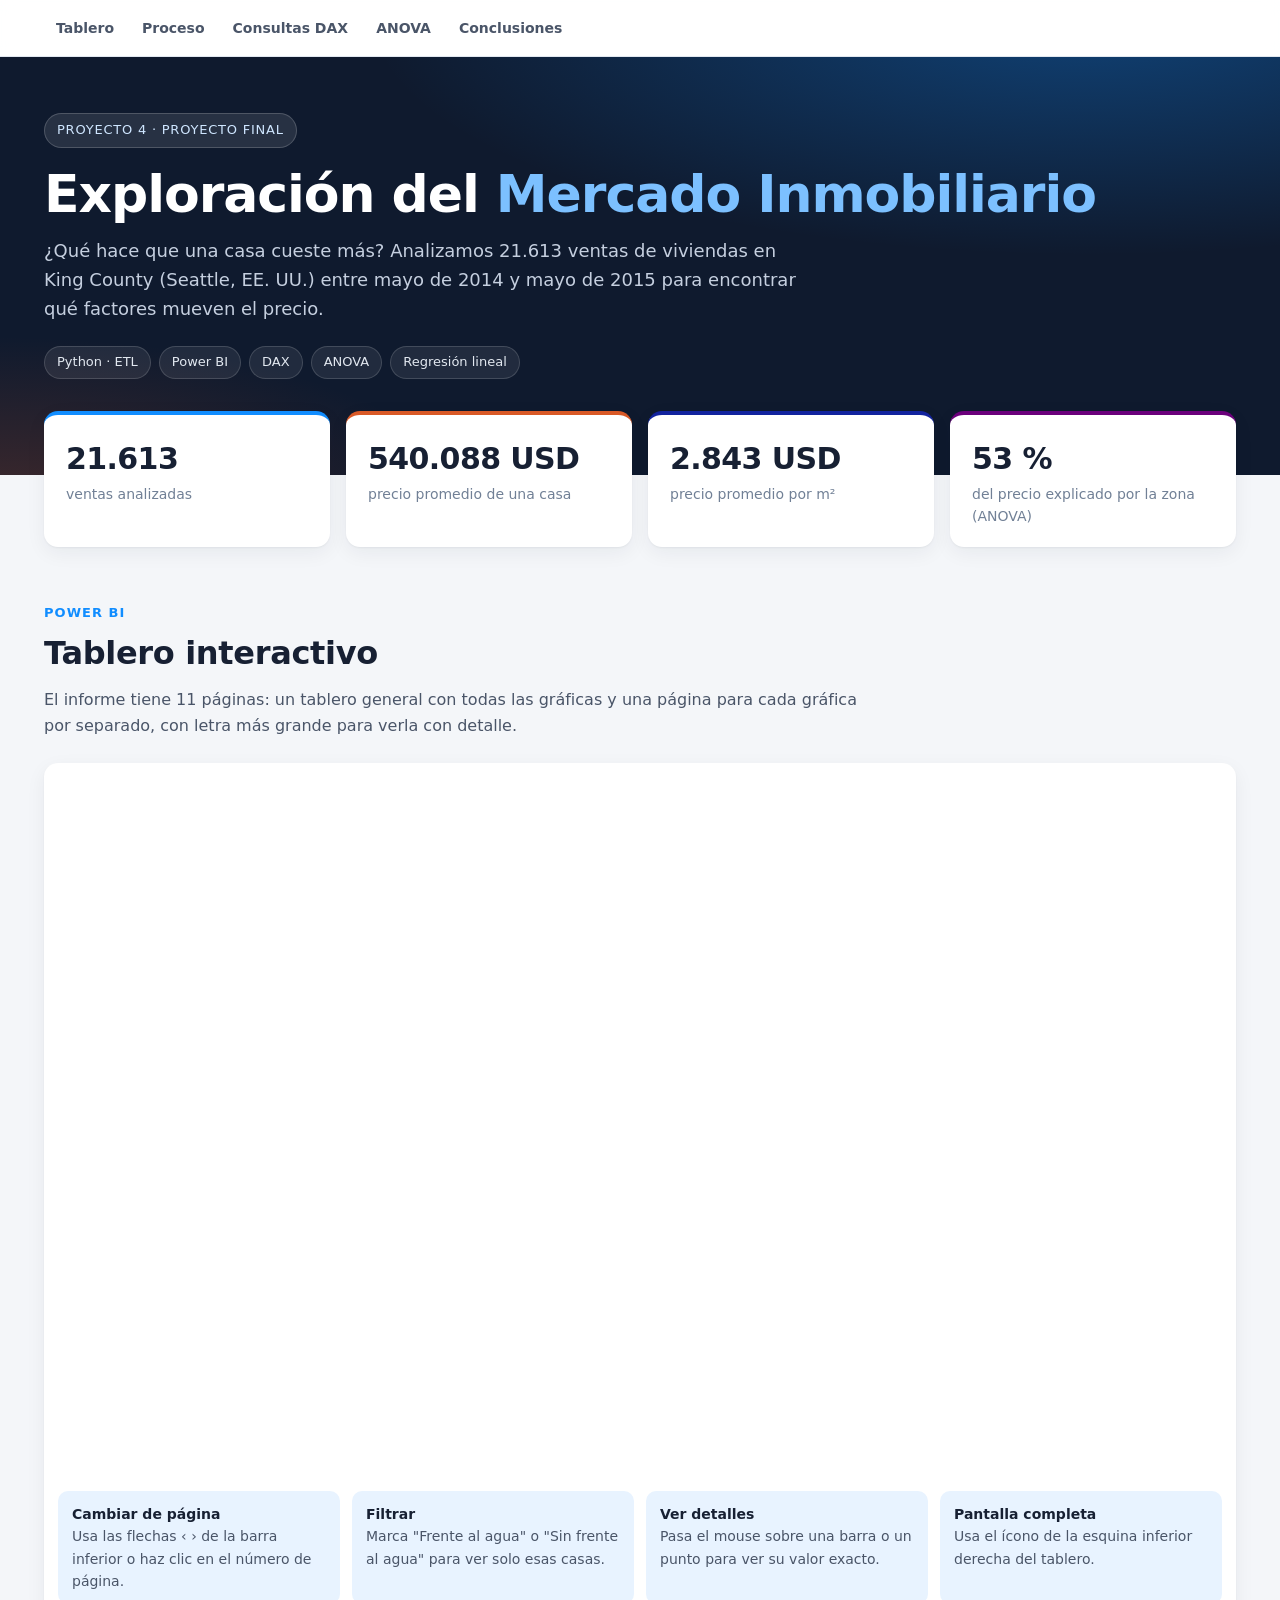
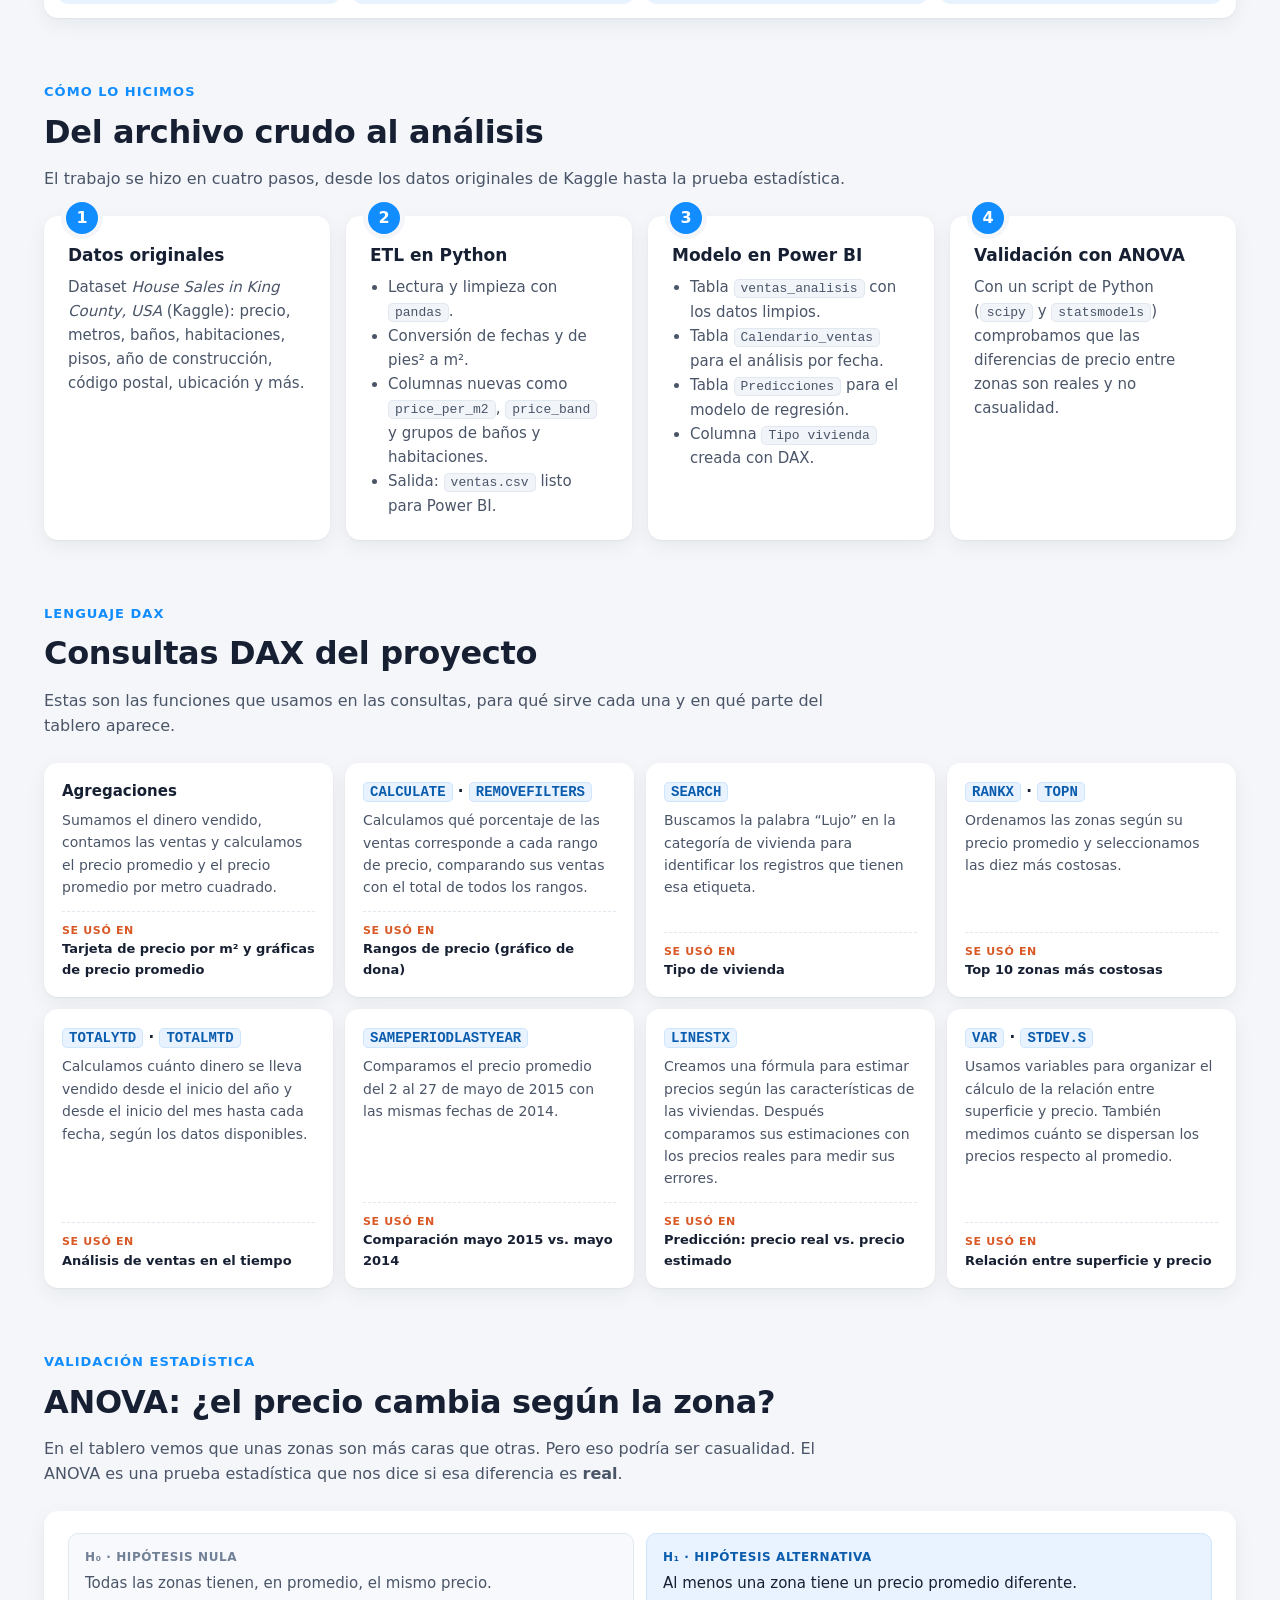
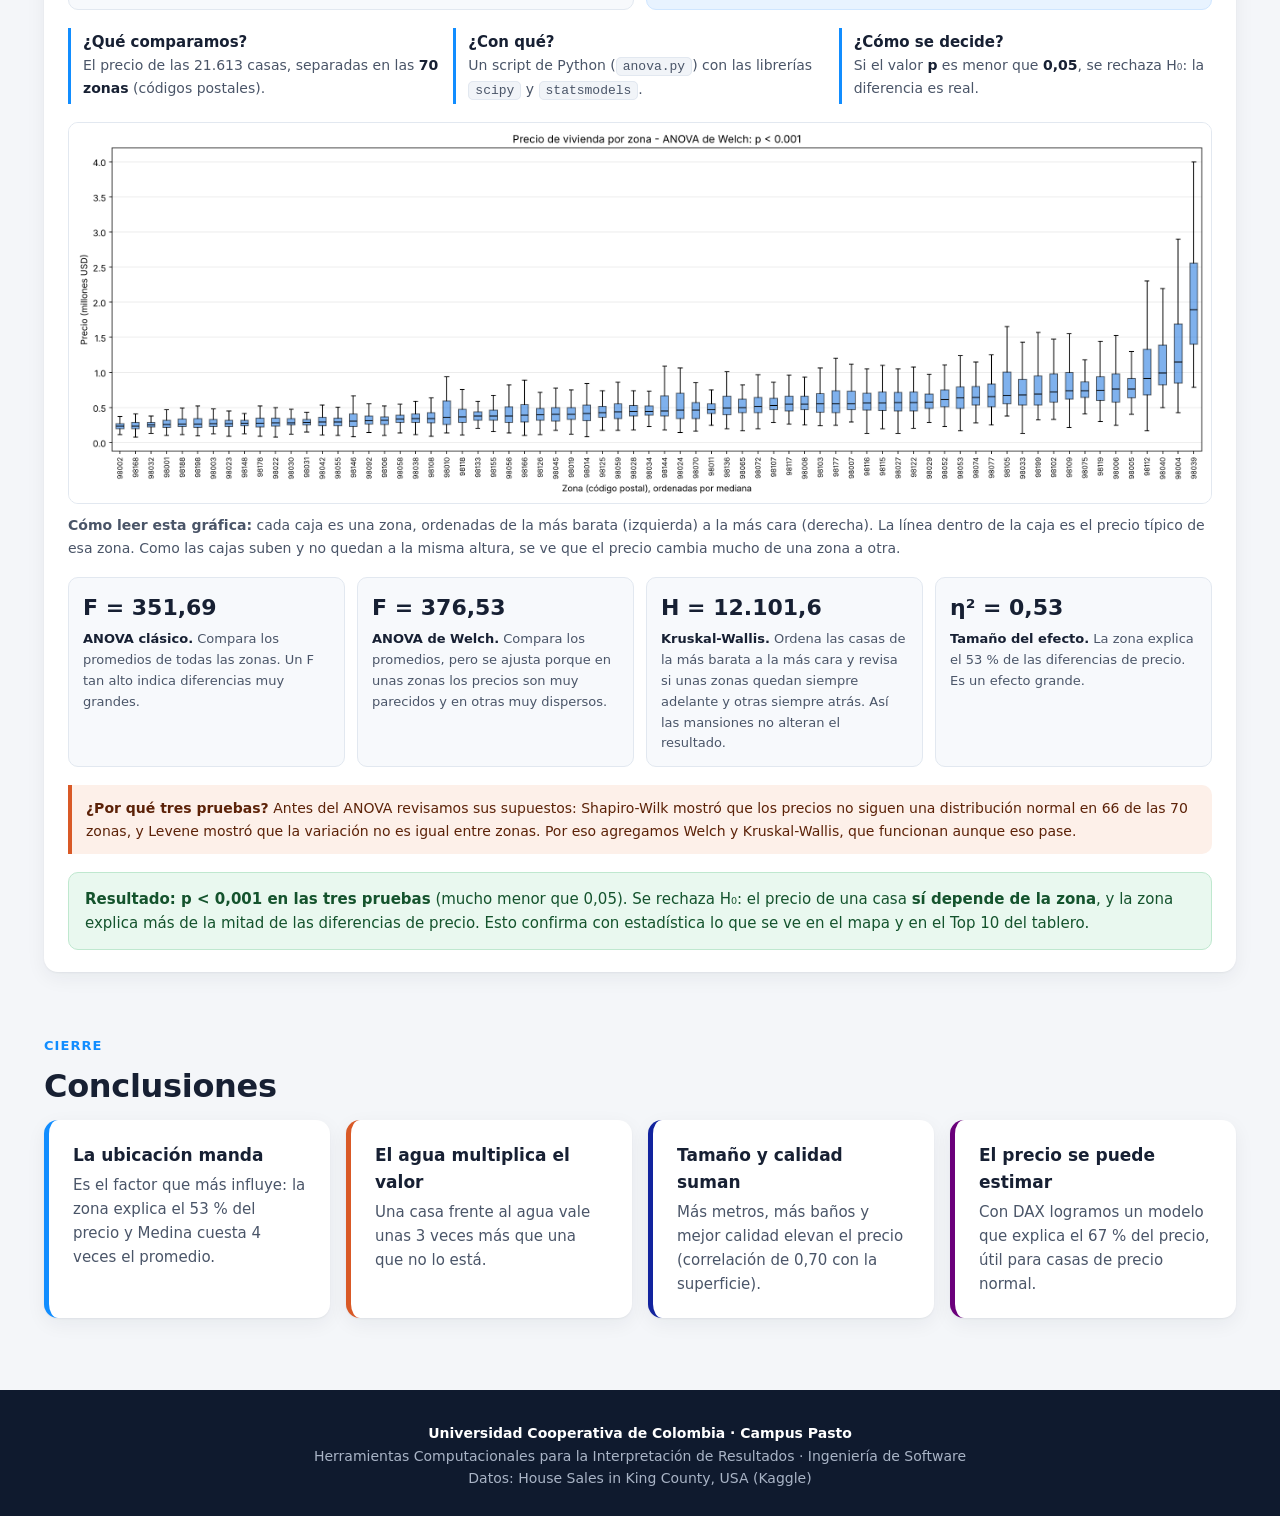
<file: web/index5.html>
<!DOCTYPE html>
<html lang="es">
<head>
  <meta charset="UTF-8">
  <meta name="viewport" content="width=device-width, initial-scale=1.0">
  <title>Exploración del Mercado Inmobiliario | Proyecto 4</title>
  <style>
    :root {
      --bg: #f4f6f9;
      --card: #ffffff;
      --ink: #172033;
      --ink-2: #4a5568;
      --muted: #718096;
      --line: #e2e8f0;
      --blue: #118dff;
      --blue-d: #0b5cad;
      --navy: #0f1a2e;
      --orange: #d95926;
      --orange-l: #fdf0e9;
      --blue-l: #e8f3ff;
      --radius: 14px;
      --shadow: 0 1px 2px rgba(15,26,46,.05), 0 6px 20px rgba(15,26,46,.06);
    }
    * { box-sizing: border-box; margin: 0; padding: 0; }
    html { scroll-behavior: smooth; scroll-padding-top: 72px; }
    body {
      font-family: "Segoe UI", system-ui, -apple-system, Roboto, Arial, sans-serif;
      background: var(--bg);
      color: var(--ink);
      line-height: 1.6;
      font-size: 16px;
    }
    .wrap { max-width: 1240px; margin: 0 auto; padding: 0 24px; }

    /* ---------- Hero ---------- */
    header.hero {
      background:
        radial-gradient(1200px 400px at 85% -10%, rgba(17,141,255,.35), transparent 60%),
        radial-gradient(800px 300px at 0% 110%, rgba(217,89,38,.25), transparent 60%),
        var(--navy);
      color: #fff;
      padding: 56px 0 96px;
    }
    .tag {
      display: inline-flex; align-items: center; gap: 8px;
      background: rgba(255,255,255,.1);
      border: 1px solid rgba(255,255,255,.18);
      color: #cfe6ff;
      font-size: 13px; letter-spacing: .06em; text-transform: uppercase;
      padding: 6px 12px; border-radius: 999px;
    }
    .hero h1 {
      font-size: clamp(30px, 5vw, 52px);
      line-height: 1.1; margin: 18px 0 14px; letter-spacing: -.02em;
    }
    .hero h1 span { color: #7cc0ff; }
    .hero p.sub { color: #c5cfdf; max-width: 760px; font-size: 18px; }
    .chips { display: flex; flex-wrap: wrap; gap: 8px; margin-top: 22px; }
    .chips span {
      font-size: 13px; padding: 5px 12px; border-radius: 999px;
      background: rgba(255,255,255,.08); border: 1px solid rgba(255,255,255,.15); color: #e2e8f0;
    }

    /* ---------- Nav ---------- */
    nav.top {
      position: sticky; top: 0; z-index: 10;
      background: rgba(255,255,255,.92);
      backdrop-filter: blur(8px);
      border-bottom: 1px solid var(--line);
    }
    nav.top .wrap { display: flex; gap: 4px; overflow-x: auto; padding-top: 10px; padding-bottom: 10px; }
    nav.top a {
      white-space: nowrap; text-decoration: none; color: var(--ink-2);
      font-size: 14px; font-weight: 600; padding: 7px 12px; border-radius: 8px;
    }
    nav.top a:hover { background: var(--blue-l); color: var(--blue-d); }

    /* ---------- KPIs ---------- */
    .kpis {
      display: grid; grid-template-columns: repeat(auto-fit, minmax(210px, 1fr));
      gap: 16px; margin-top: -64px; position: relative;
    }
    .kpi {
      background: var(--card); border-radius: var(--radius); box-shadow: var(--shadow);
      padding: 20px 22px; border-top: 4px solid var(--blue);
    }
    .kpi:nth-child(2) { border-top-color: var(--orange); }
    .kpi:nth-child(3) { border-top-color: #12239e; }
    .kpi:nth-child(4) { border-top-color: #6b007b; }
    .kpi .value { font-size: 30px; font-weight: 800; letter-spacing: -.02em; }
    .kpi .label { color: var(--muted); font-size: 14px; }

    /* ---------- Sections ---------- */
    section.block { padding: 56px 0 8px; }
    .eyebrow { color: var(--blue); font-weight: 700; font-size: 13px; letter-spacing: .08em; text-transform: uppercase; }
    h2 { font-size: clamp(24px, 3vw, 32px); letter-spacing: -.01em; margin: 4px 0 8px; }
    .lead { color: var(--ink-2); max-width: 820px; margin-bottom: 24px; }
    .card {
      background: var(--card); border-radius: var(--radius); box-shadow: var(--shadow);
      padding: 22px 24px;
    }

    /* ---------- Report ---------- */
    .report { padding: 14px; }
    .frame { position: relative; width: 100%; aspect-ratio: 16 / 9.6; }
    .frame iframe { position: absolute; inset: 0; width: 100%; height: 100%; border: 0; border-radius: 10px; }
    .howto {
      display: grid; grid-template-columns: repeat(auto-fit, minmax(240px, 1fr));
      gap: 12px; margin-top: 16px;
    }
    .howto div {
      background: var(--blue-l); border-radius: 10px; padding: 12px 14px; font-size: 14px; color: var(--ink-2);
    }
    .howto b { color: var(--ink); display: block; }

    /* ---------- Pipeline ---------- */
    .steps { display: grid; grid-template-columns: repeat(auto-fit, minmax(220px, 1fr)); gap: 16px; counter-reset: s; }
    .step { position: relative; padding-top: 26px; }
    .step::before {
      counter-increment: s; content: counter(s);
      position: absolute; top: -14px; left: 22px;
      width: 32px; height: 32px; border-radius: 50%;
      background: var(--blue); color: #fff; font-weight: 800;
      display: grid; place-items: center; box-shadow: 0 0 0 5px var(--bg);
    }
    .step h3 { font-size: 17px; margin-bottom: 6px; }
    .step p, .step li { color: var(--ink-2); font-size: 15px; }
    .step ul { padding-left: 18px; }
    code {
      font-family: Consolas, "Cascadia Code", monospace; font-size: 13px;
      background: #f1f4f8; border: 1px solid var(--line); padding: 1px 6px; border-radius: 5px;
    }

    /* ---------- Charts ---------- */
    .charts { display: grid; grid-template-columns: repeat(auto-fit, minmax(280px, 1fr)); gap: 16px; }
    .chart { display: flex; flex-direction: column; gap: 8px; }
    .chart .num {
      font-size: 12px; font-weight: 700; color: var(--blue-d); background: var(--blue-l);
      align-self: flex-start; padding: 3px 10px; border-radius: 999px;
    }
    .chart h3 { font-size: 18px; line-height: 1.3; }
    .chart p { color: var(--ink-2); font-size: 15px; }
    .finding {
      margin-top: auto; background: var(--orange-l); border-left: 4px solid var(--orange);
      padding: 10px 12px; border-radius: 0 8px 8px 0; font-size: 14px; color: #5c2208;
    }
    .finding b { color: #873412; }

    /* ---------- DAX ---------- */
    .dax { display: grid; grid-template-columns: repeat(auto-fit, minmax(260px, 1fr)); gap: 12px; }
    .dax .card { padding: 16px 18px; }
    .dax h3 { font-size: 15px; }
    .dax h3 code { font-size: 14px; color: var(--blue-d); background: var(--blue-l); border-color: #cfe6ff; }
    .dax .card { display: flex; flex-direction: column; }
    .dax p { color: var(--ink-2); font-size: 14px; margin-top: 6px; margin-bottom: 12px; }
    .dax .used { margin-top: auto; padding-top: 10px; border-top: 1px dashed var(--line); font-size: 13px; color: var(--ink); font-weight: 600; }
    .dax .used span { display: block; font-size: 11px; font-weight: 700; letter-spacing: .06em; text-transform: uppercase; color: var(--orange); }

    /* ---------- ANOVA ---------- */
    .anova { display: grid; gap: 18px; }
    .hyp { display: grid; grid-template-columns: 1fr 1fr; gap: 12px; }
    .hyp div { border-radius: 10px; padding: 14px 16px; font-size: 15px; }
    .hyp span { display: block; font-size: 12px; font-weight: 700; letter-spacing: .05em; text-transform: uppercase; margin-bottom: 4px; }
    .h0 { background: #f7f9fc; border: 1px solid var(--line); color: var(--ink-2); }
    .h0 span { color: var(--muted); }
    .h1 { background: var(--blue-l); border: 1px solid #cfe6ff; color: var(--ink); }
    .h1 span { color: var(--blue-d); }
    .how { display: grid; grid-template-columns: repeat(3, 1fr); gap: 12px; }
    .how div { font-size: 14px; color: var(--ink-2); border-left: 3px solid var(--blue); padding: 2px 0 2px 12px; }
    .how b:first-child { display: block; color: var(--ink); font-size: 15px; }
    .how b { color: var(--ink); }
    figure img { width: 100%; border-radius: 10px; border: 1px solid var(--line); display: block; }
    figcaption { font-size: 14px; color: var(--ink-2); margin-top: 10px; }
    .stats { display: grid; grid-template-columns: repeat(4, 1fr); gap: 12px; }
    .stat { background: #f7f9fc; border: 1px solid var(--line); border-radius: 10px; padding: 12px 14px; }
    .stat .v { font-size: 22px; font-weight: 800; }
    .stat .l { font-size: 13px; color: var(--ink-2); margin-top: 4px; }
    .stat .l b { color: var(--ink); }
    .note {
      background: var(--orange-l); border-left: 4px solid var(--orange); color: #5c2208;
      padding: 12px 14px; border-radius: 0 10px 10px 0; font-size: 14px;
    }
    .verdict {
      background: #e9f8ef; border: 1px solid #bfe8cf; color: #14532d;
      padding: 14px 16px; border-radius: 10px; font-size: 15px;
    }

    /* ---------- Conclusions ---------- */
    .concl { display: grid; grid-template-columns: repeat(auto-fit, minmax(260px, 1fr)); gap: 16px; }
    .concl .card { border-left: 5px solid var(--blue); }
    .concl .card:nth-child(2) { border-left-color: var(--orange); }
    .concl .card:nth-child(3) { border-left-color: #12239e; }
    .concl .card:nth-child(4) { border-left-color: #6b007b; }
    .concl h3 { font-size: 17px; margin-bottom: 4px; }
    .concl p { color: var(--ink-2); font-size: 15px; }

    footer {
      margin-top: 64px; background: var(--navy); color: #a9b4c6;
      padding: 32px 0; font-size: 14px; text-align: center;
    }
    footer b { color: #fff; }

    @media (min-width: 1100px) { .charts { grid-template-columns: repeat(5, 1fr); } }
    @media (max-width: 860px) {
      .stats { grid-template-columns: repeat(2, 1fr); }
      .hyp, .how { grid-template-columns: 1fr; }
      .hero p.sub { font-size: 16px; }
    }
  </style>
</head>
<body>

  <nav class="top">
    <div class="wrap">
      <a href="#tablero">Tablero</a>
      <a href="#proceso">Proceso</a>
      <a href="#dax">Consultas DAX</a>
      <a href="#anova">ANOVA</a>
      <a href="#conclusiones">Conclusiones</a>
    </div>
  </nav>

  <header class="hero">
    <div class="wrap">
      <span class="tag">Proyecto 4 · Proyecto final</span>
      <h1>Exploración del <span>Mercado Inmobiliario</span></h1>
      <p class="sub">
        ¿Qué hace que una casa cueste más? Analizamos 21.613 ventas de viviendas en King County
        (Seattle, EE. UU.) entre mayo de 2014 y mayo de 2015 para encontrar qué factores mueven el precio.
      </p>
      <div class="chips">
        <span>Python · ETL</span><span>Power BI</span><span>DAX</span><span>ANOVA</span><span>Regresión lineal</span>
      </div>
    </div>
  </header>


  <main class="wrap">

    <div class="kpis">
      <div class="kpi"><div class="value">21.613</div><div class="label">ventas analizadas</div></div>
      <div class="kpi"><div class="value">540.088 USD</div><div class="label">precio promedio de una casa</div></div>
      <div class="kpi"><div class="value">2.843 USD</div><div class="label">precio promedio por m²</div></div>
      <div class="kpi"><div class="value">53 %</div><div class="label">del precio explicado por la zona (ANOVA)</div></div>
    </div>

    <!-- Tablero -->
    <section class="block" id="tablero">
      <div class="eyebrow">Power BI</div>
      <h2>Tablero interactivo</h2>
      <p class="lead">
        El informe tiene 11 páginas: un tablero general con todas las gráficas y una página para cada gráfica
        por separado, con letra más grande para verla con detalle.
      </p>
      <div class="card report">
        <div class="frame">
          <iframe title="Consultas_DAX_gráficas_corregido_final"
                  src="https://app.powerbi.com/view?r=eyJrIjoiZWEyYThkOTctYWEyNi00ODIzLWE4NDMtZDYxYTgxY2EzOWUyIiwidCI6IjhkMzY4MzZlLTZiNzUtNGRlNi1iYWI5LTVmNGIxNzc1NDI3ZiIsImMiOjR9"
                  allowfullscreen="true"></iframe>
        </div>
        <div class="howto">
          <div><b>Cambiar de página</b>Usa las flechas &lsaquo; &rsaquo; de la barra inferior o haz clic en el número de página.</div>
          <div><b>Filtrar</b>Marca "Frente al agua" o "Sin frente al agua" para ver solo esas casas.</div>
          <div><b>Ver detalles</b>Pasa el mouse sobre una barra o un punto para ver su valor exacto.</div>
          <div><b>Pantalla completa</b>Usa el ícono de la esquina inferior derecha del tablero.</div>
        </div>
      </div>
    </section>

    <!-- Proceso -->
    <section class="block" id="proceso">
      <div class="eyebrow">Cómo lo hicimos</div>
      <h2>Del archivo crudo al análisis</h2>
      <p class="lead">El trabajo se hizo en cuatro pasos, desde los datos originales de Kaggle hasta la prueba estadística.</p>
      <div class="steps">
        <div class="card step">
          <h3>Datos originales</h3>
          <p>Dataset <i>House Sales in King County, USA</i> (Kaggle): precio, metros, baños, habitaciones, pisos, año de construcción, código postal, ubicación y más.</p>
        </div>
        <div class="card step">
          <h3>ETL en Python</h3>
          <ul>
            <li>Lectura y limpieza con <code>pandas</code>.</li>
            <li>Conversión de fechas y de pies² a m².</li>
            <li>Columnas nuevas como <code>price_per_m2</code>, <code>price_band</code> y grupos de baños y habitaciones.</li>
            <li>Salida: <code>ventas.csv</code> listo para Power BI.</li>
          </ul>
        </div>
        <div class="card step">
          <h3>Modelo en Power BI</h3>
          <ul>
            <li>Tabla <code>ventas_analisis</code> con los datos limpios.</li>
            <li>Tabla <code>Calendario_ventas</code> para el análisis por fecha.</li>
            <li>Tabla <code>Predicciones</code> para el modelo de regresión.</li>
            <li>Columna <code>Tipo vivienda</code> creada con DAX.</li>
          </ul>
        </div>
        <div class="card step">
          <h3>Validación con ANOVA</h3>
          <p>Con un script de Python (<code>scipy</code> y <code>statsmodels</code>) comprobamos que las diferencias de precio entre zonas son reales y no casualidad.</p>
        </div>
      </div>
    </section>

    <!-- DAX -->
    <section class="block" id="dax">
      <div class="eyebrow">Lenguaje DAX</div>
      <h2>Consultas DAX del proyecto</h2>
      <p class="lead">Estas son las funciones que usamos en las consultas, para qué sirve cada una y en qué parte del tablero aparece.</p>
      <div class="dax">
        <div class="card"><h3>Agregaciones</h3><p>Sumamos el dinero vendido, contamos las ventas y calculamos el precio promedio y el precio promedio por metro cuadrado.</p><div class="used"><span>Se usó en</span>Tarjeta de precio por m² y gráficas de precio promedio</div></div>
        <div class="card"><h3><code>CALCULATE</code> · <code>REMOVEFILTERS</code></h3><p>Calculamos qué porcentaje de las ventas corresponde a cada rango de precio, comparando sus ventas con el total de todos los rangos.</p><div class="used"><span>Se usó en</span>Rangos de precio (gráfico de dona)</div></div>
        <div class="card"><h3><code>SEARCH</code></h3><p>Buscamos la palabra “Lujo” en la categoría de vivienda para identificar los registros que tienen esa etiqueta.</p><div class="used"><span>Se usó en</span>Tipo de vivienda</div></div>
        <div class="card"><h3><code>RANKX</code> · <code>TOPN</code></h3><p>Ordenamos las zonas según su precio promedio y seleccionamos las diez más costosas.</p><div class="used"><span>Se usó en</span>Top 10 zonas más costosas</div></div>
        <div class="card"><h3><code>TOTALYTD</code> · <code>TOTALMTD</code></h3><p>Calculamos cuánto dinero se lleva vendido desde el inicio del año y desde el inicio del mes hasta cada fecha, según los datos disponibles.</p><div class="used"><span>Se usó en</span>Análisis de ventas en el tiempo</div></div>
        <div class="card"><h3><code>SAMEPERIODLASTYEAR</code></h3><p>Comparamos el precio promedio del 2 al 27 de mayo de 2015 con las mismas fechas de 2014.</p><div class="used"><span>Se usó en</span>Comparación mayo 2015 vs. mayo 2014</div></div>
        <div class="card"><h3><code>LINESTX</code></h3><p>Creamos una fórmula para estimar precios según las características de las viviendas. Después comparamos sus estimaciones con los precios reales para medir sus errores.</p><div class="used"><span>Se usó en</span>Predicción: precio real vs. precio estimado</div></div>
        <div class="card"><h3><code>VAR</code> · <code>STDEV.S</code></h3><p>Usamos variables para organizar el cálculo de la relación entre superficie y precio. También medimos cuánto se dispersan los precios respecto al promedio.</p><div class="used"><span>Se usó en</span>Relación entre superficie y precio</div></div>
      </div>
    </section>

    <!-- ANOVA -->
    <section class="block" id="anova">
      <div class="eyebrow">Validación estadística</div>
      <h2>ANOVA: ¿el precio cambia según la zona?</h2>
      <p class="lead">
        En el tablero vemos que unas zonas son más caras que otras. Pero eso podría ser casualidad.
        El ANOVA es una prueba estadística que nos dice si esa diferencia es <b>real</b>.
      </p>

      <div class="card anova">
        <div class="hyp">
          <div class="h0"><span>H₀ · Hipótesis nula</span>Todas las zonas tienen, en promedio, el mismo precio.</div>
          <div class="h1"><span>H₁ · Hipótesis alternativa</span>Al menos una zona tiene un precio promedio diferente.</div>
        </div>

        <div class="how">
          <div><b>¿Qué comparamos?</b>El precio de las 21.613 casas, separadas en las <b>70 zonas</b> (códigos postales).</div>
          <div><b>¿Con qué?</b>Un script de Python (<code>anova.py</code>) con las librerías <code>scipy</code> y <code>statsmodels</code>.</div>
          <div><b>¿Cómo se decide?</b>Si el valor <b>p</b> es menor que <b>0,05</b>, se rechaza H₀: la diferencia es real.</div>
        </div>

        <figure>
          <img src="[data-uri]" alt="Diagrama de cajas del precio por zona">
          <figcaption>
            <b>Cómo leer esta gráfica:</b> cada caja es una zona, ordenadas de la más barata (izquierda) a la más cara (derecha).
            La línea dentro de la caja es el precio típico de esa zona. Como las cajas suben y no quedan a la misma altura,
            se ve que el precio cambia mucho de una zona a otra.
          </figcaption>
        </figure>

        <div class="stats">
          <div class="stat"><div class="v">F = 351,69</div><div class="l"><b>ANOVA clásico.</b> Compara los promedios de todas las zonas. Un F tan alto indica diferencias muy grandes.</div></div>
          <div class="stat"><div class="v">F = 376,53</div><div class="l"><b>ANOVA de Welch.</b> Compara los promedios, pero se ajusta porque en unas zonas los precios son muy parecidos y en otras muy dispersos.</div></div>
          <div class="stat"><div class="v">H = 12.101,6</div><div class="l"><b>Kruskal-Wallis.</b> Ordena las casas de la más barata a la más cara y revisa si unas zonas quedan siempre adelante y otras siempre atrás. Así las mansiones no alteran el resultado.</div></div>
          <div class="stat"><div class="v">η² = 0,53</div><div class="l"><b>Tamaño del efecto.</b> La zona explica el 53 % de las diferencias de precio. Es un efecto grande.</div></div>
        </div>

        <div class="note">
          <b>¿Por qué tres pruebas?</b> Antes del ANOVA revisamos sus supuestos: Shapiro-Wilk mostró que los precios no siguen
          una distribución normal en 66 de las 70 zonas, y Levene mostró que la variación no es igual entre zonas.
          Por eso agregamos Welch y Kruskal-Wallis, que funcionan aunque eso pase.
        </div>

        <div class="verdict">
          <b>Resultado: p &lt; 0,001 en las tres pruebas</b> (mucho menor que 0,05). Se rechaza H₀:
          el precio de una casa <b>sí depende de la zona</b>, y la zona explica más de la mitad de las diferencias de precio.
          Esto confirma con estadística lo que se ve en el mapa y en el Top 10 del tablero.
        </div>
      </div>
    </section>

    <!-- Conclusiones -->
    <section class="block" id="conclusiones">
      <div class="eyebrow">Cierre</div>
      <h2>Conclusiones</h2>
      <div class="concl">
        <div class="card"><h3>La ubicación manda</h3><p>Es el factor que más influye: la zona explica el 53 % del precio y Medina cuesta 4 veces el promedio.</p></div>
        <div class="card"><h3>El agua multiplica el valor</h3><p>Una casa frente al agua vale unas 3 veces más que una que no lo está.</p></div>
        <div class="card"><h3>Tamaño y calidad suman</h3><p>Más metros, más baños y mejor calidad elevan el precio (correlación de 0,70 con la superficie).</p></div>
        <div class="card"><h3>El precio se puede estimar</h3><p>Con DAX logramos un modelo que explica el 67 % del precio, útil para casas de precio normal.</p></div>
      </div>
    </section>

  </main>

  <footer>
    <div class="wrap">
      <b>Universidad Cooperativa de Colombia · Campus Pasto</b><br>
      Herramientas Computacionales para la Interpretación de Resultados · Ingeniería de Software<br>
      Datos: House Sales in King County, USA (Kaggle)
    </div>
  </footer>

</body>
</html>
</file>
